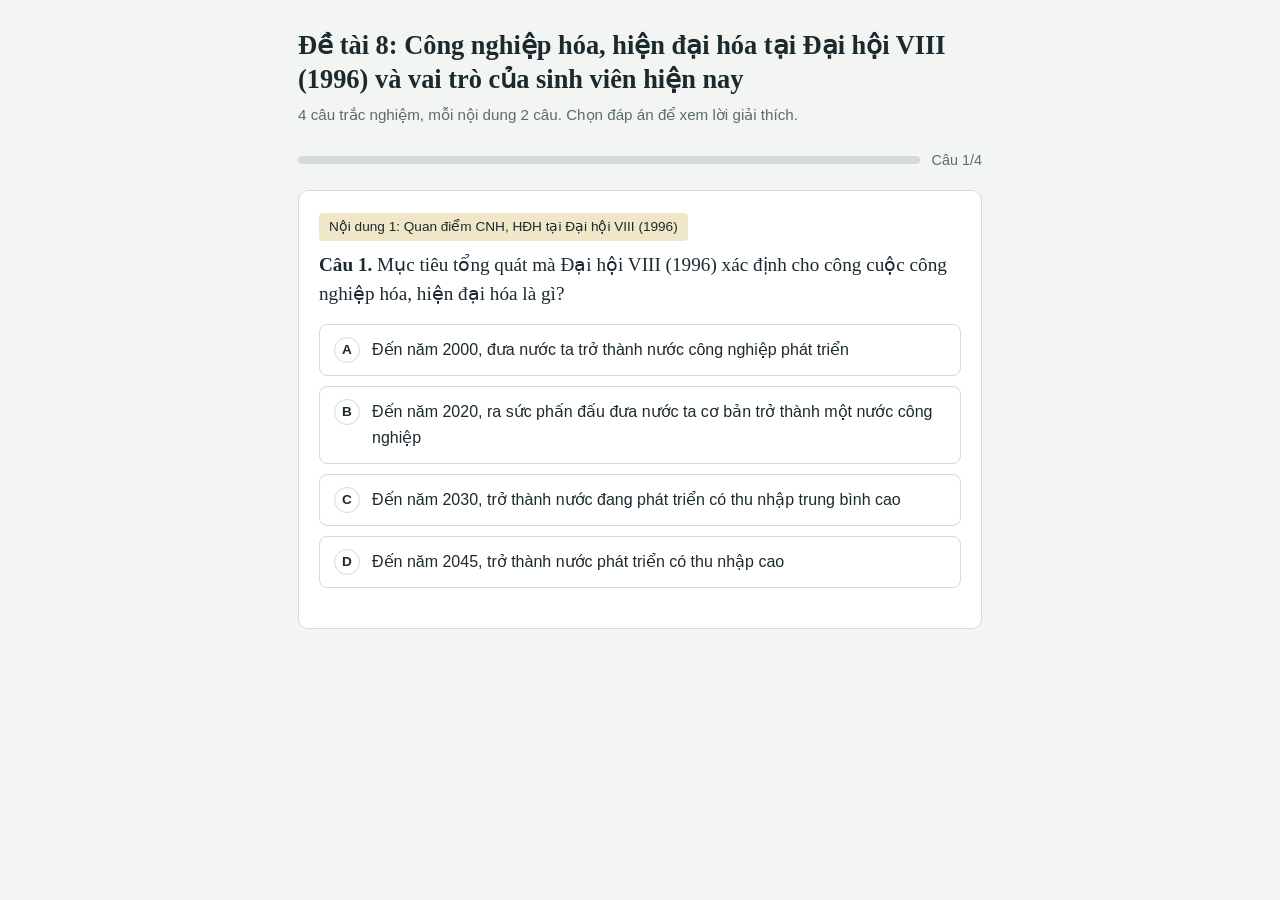
<file: index.html>
<!DOCTYPE html>
<html lang="vi">
<head>
<meta charset="utf-8">
<meta name="viewport" content="width=device-width, initial-scale=1, viewport-fit=cover">
<title>Trắc nghiệm: CNH, HĐH tại Đại hội VIII và vai trò sinh viên</title>
<style>
:root{
  --bg:#f3f5f2;--card:#ffffff;--ink:#1b2a2f;--muted:#5b6b70;--line:#d5dcd8;
  --accent:#1f5f5b;--accent-ink:#ffffff;--ok:#1d7a46;--ok-bg:#e3f3ea;--bad:#b3261e;--bad-bg:#fbe8e6;--hl:#f0e7c8;
  box-sizing:border-box;padding-top:env(safe-area-inset-top,0px);padding-bottom:env(safe-area-inset-bottom,0px);
}
:root:not([data-theme="light"]){}
@media (prefers-color-scheme:dark){
  :root:not([data-theme="light"]){--bg:#121a1b;--card:#1b2628;--ink:#e6eeec;--muted:#9bacaa;--line:#304043;--accent:#6fc3bb;--accent-ink:#0f1b1c;--ok:#6fd49a;--ok-bg:#183626;--bad:#ff8f86;--bad-bg:#3d1f1d;--hl:#3a3520}
}
:root[data-theme="dark"]{--bg:#121a1b;--card:#1b2628;--ink:#e6eeec;--muted:#9bacaa;--line:#304043;--accent:#6fc3bb;--accent-ink:#0f1b1c;--ok:#6fd49a;--ok-bg:#183626;--bad:#ff8f86;--bad-bg:#3d1f1d;--hl:#3a3520}
html{scroll-padding-top:env(safe-area-inset-top,0px)}
*{box-sizing:border-box}
body{margin:0;background:var(--bg);color:var(--ink);font-family:"Be Vietnam Pro","Segoe UI",Roboto,Arial,sans-serif;line-height:1.6}
main{max-width:720px;margin:0 auto;padding:28px 18px 56px}
header h1{font-family:"Source Serif 4",Georgia,"Times New Roman",serif;font-size:1.65rem;line-height:1.3;margin:0 0 6px}
header p{margin:0;color:var(--muted);font-size:.95rem}
.bar{display:flex;align-items:center;gap:12px;margin:22px 0 18px}
.track{flex:1;height:8px;background:var(--line);border-radius:4px;overflow:hidden}
.fill{height:100%;width:0;background:var(--accent);transition:width .3s}
.count{font-size:.9rem;color:var(--muted);white-space:nowrap}
.topic{display:inline-block;background:var(--hl);color:var(--ink);font-size:.85rem;padding:3px 10px;border-radius:4px;margin-bottom:10px}
.card{background:var(--card);border:1px solid var(--line);border-radius:10px;padding:22px 20px}
.q{font-family:"Source Serif 4",Georgia,serif;font-size:1.2rem;line-height:1.5;margin:0 0 16px}
.opts{display:grid;gap:10px}
.opt{display:flex;gap:12px;align-items:flex-start;text-align:left;width:100%;font:inherit;color:inherit;background:var(--card);border:1.5px solid var(--line);border-radius:8px;padding:12px 14px;cursor:pointer}
.opt:hover:not(:disabled){border-color:var(--accent)}
.opt:focus-visible,.btn:focus-visible{outline:3px solid var(--accent);outline-offset:2px}
.opt .k{flex:none;width:26px;height:26px;border-radius:50%;border:1.5px solid var(--line);display:grid;place-items:center;font-weight:600;font-size:.85rem}
.opt:disabled{cursor:default}
.opt.right{border-color:var(--ok);background:var(--ok-bg)}
.opt.right .k{background:var(--ok);border-color:var(--ok);color:var(--card)}
.opt.wrong{border-color:var(--bad);background:var(--bad-bg)}
.opt.wrong .k{background:var(--bad);border-color:var(--bad);color:var(--card)}
.exp{margin-top:16px;padding:14px 16px;border-left:4px solid var(--accent);background:var(--bg);border-radius:0 8px 8px 0;font-size:.95rem}
.exp strong.v{display:block;margin-bottom:4px}
.exp.good strong.v{color:var(--ok)}.exp.bad strong.v{color:var(--bad)}
.actions{display:flex;justify-content:flex-end;margin-top:18px}
.btn{font:inherit;font-weight:600;background:var(--accent);color:var(--accent-ink);border:0;border-radius:8px;padding:10px 22px;cursor:pointer}
.btn.ghost{background:transparent;color:var(--accent);border:1.5px solid var(--accent)}
.result{text-align:center}
.score{font-family:"Source Serif 4",Georgia,serif;font-size:3rem;margin:6px 0}
.review{list-style:none;padding:0;margin:18px 0;text-align:left}
.review li{padding:8px 0;border-top:1px solid var(--line);font-size:.93rem}
.review .ok{color:var(--ok)}.review .no{color:var(--bad)}
.hidden{display:none}
@media (prefers-reduced-motion:reduce){.fill{transition:none}}
</style>
</head>
<body>
<main>
  <header>
    <h1>Đề tài 8: Công nghiệp hóa, hiện đại hóa tại Đại hội VIII (1996) và vai trò của sinh viên hiện nay</h1>
    <p>4 câu trắc nghiệm, mỗi nội dung 2 câu. Chọn đáp án để xem lời giải thích.</p>
  </header>

  <div class="bar">
    <div class="track"><div class="fill" id="fill"></div></div>
    <div class="count" id="count"></div>
  </div>

  <section id="quiz" class="card" aria-live="polite"></section>
  <section id="result" class="card result hidden"></section>
</main>

<script>
var QUESTIONS = [
  {topic:"Nội dung 1: Quan điểm CNH, HĐH tại Đại hội VIII (1996)",
   q:"Mục tiêu tổng quát mà Đại hội VIII (1996) xác định cho công cuộc công nghiệp hóa, hiện đại hóa là gì?",
   o:["Đến năm 2000, đưa nước ta trở thành nước công nghiệp phát triển",
      "Đến năm 2020, ra sức phấn đấu đưa nước ta cơ bản trở thành một nước công nghiệp",
      "Đến năm 2030, trở thành nước đang phát triển có thu nhập trung bình cao",
      "Đến năm 2045, trở thành nước phát triển có thu nhập cao"],
   a:1,
   e:"Đại hội VIII (28/6 - 1/7/1996) khẳng định các tiền đề cho công nghiệp hóa về cơ bản đã được chuẩn bị, từ đó đặt mục tiêu đến năm 2020 cơ bản trở thành một nước công nghiệp. Hai mốc 2030 và 2045 (đáp án C, D) là mục tiêu của Nghị quyết 29-NQ/TW (2022). Mốc 2000 (đáp án A) chỉ là thời điểm kết thúc kế hoạch 5 năm 1996-2000."},
  {topic:"Nội dung 1: Quan điểm CNH, HĐH tại Đại hội VIII (1996)",
   q:"Theo quan điểm của Đại hội VIII, yếu tố nào được lấy làm yếu tố cơ bản cho sự phát triển nhanh và bền vững?",
   o:["Vốn đầu tư nước ngoài","Khoa học và công nghệ","Phát huy nguồn lực con người","Tài nguyên thiên nhiên"],
   a:2,
   e:"Quan điểm thứ ba của Đại hội VIII là lấy việc phát huy nguồn lực con người làm yếu tố cơ bản cho sự phát triển nhanh và bền vững. Con người vừa là chủ thể sáng tạo ra của cải vật chất, vừa là mục tiêu thụ hưởng thành quả phát triển. Khoa học và công nghệ (đáp án B) được xác định là động lực (quan điểm thứ tư), không phải yếu tố cơ bản. Vốn nước ngoài (đáp án A) là ngoại lực, chỉ hỗ trợ nội lực."},
  {topic:"Nội dung 2: Vai trò của sinh viên hiện nay",
   q:"Theo Nghị quyết số 29-NQ/TW (17/11/2022), mục tiêu tổng quát đến năm 2030 của Việt Nam là gì?",
   o:["Trở thành nước phát triển, thu nhập cao, thuộc nhóm các nước công nghiệp hàng đầu châu Á",
      "Cơ bản trở thành nước công nghiệp theo hướng hiện đại, hoàn thành chuyển đổi số quốc gia",
      "Cơ bản đạt các tiêu chí của nước công nghiệp, là nước đang phát triển, có công nghiệp hiện đại, thu nhập trung bình cao",
      "Trở thành nước có nền kinh tế tri thức hoàn chỉnh, thu nhập trung bình thấp"],
   a:2,
   e:"Theo Nghị quyết 29-NQ/TW, đến năm 2030 Việt Nam cơ bản đạt các tiêu chí của nước công nghiệp, là nước đang phát triển, có công nghiệp hiện đại, thu nhập trung bình cao. Đáp án A là tầm nhìn đến năm 2045, không phải 2030. Đáp án B và D diễn đạt không đúng nội dung nghị quyết."},
  {topic:"Nội dung 2: Vai trò của sinh viên hiện nay",
   q:"Phong trào thi đua \"Sinh viên 5 tốt\" không bao gồm tiêu chí nào sau đây?",
   o:["Đạo đức tốt","Thể lực tốt","Hội nhập tốt","Kỷ luật tốt"],
   a:3,
   e:"Năm tiêu chí của \"Sinh viên 5 tốt\" là: đạo đức tốt, học tập tốt, thể lực tốt, tình nguyện tốt và hội nhập tốt. \"Kỷ luật tốt\" không nằm trong năm tiêu chí này. Dù tác phong công nghiệp và tính kỷ luật là kỹ năng sinh viên cần rèn luyện, đây không phải một trong 5 tiêu chí của phong trào."}
];
var L = ["A","B","C","D"];
var cur = 0, answers = [];
var quiz = document.getElementById("quiz"), result = document.getElementById("result");
var fill = document.getElementById("fill"), count = document.getElementById("count");

function esc(s){var d=document.createElement("div");d.textContent=s;return d.innerHTML;}

function render(){
  var Q = QUESTIONS[cur];
  count.textContent = "Câu " + (cur+1) + "/" + QUESTIONS.length;
  fill.style.width = (cur/QUESTIONS.length*100) + "%";
  var h = '<span class="topic">' + esc(Q.topic) + '</span>';
  h += '<p class="q"><strong>Câu ' + (cur+1) + '.</strong> ' + esc(Q.q) + '</p><div class="opts">';
  Q.o.forEach(function(t,i){
    h += '<button class="opt" data-i="'+i+'"><span class="k">'+L[i]+'</span><span>'+esc(t)+'</span></button>';
  });
  h += '</div><div id="fb"></div><div class="actions"></div>';
  quiz.innerHTML = h;
  quiz.querySelectorAll(".opt").forEach(function(b){
    b.addEventListener("click", function(){ pick(parseInt(b.getAttribute("data-i"),10)); });
  });
}

function pick(i){
  var Q = QUESTIONS[cur], ok = i === Q.a;
  answers[cur] = i;
  quiz.querySelectorAll(".opt").forEach(function(b,j){
    b.disabled = true;
    if(j === Q.a) b.classList.add("right");
    else if(j === i) b.classList.add("wrong");
  });
  document.getElementById("fb").innerHTML =
    '<div class="exp ' + (ok?'good':'bad') + '"><strong class="v">' +
    (ok ? 'Chính xác.' : 'Chưa đúng. Đáp án đúng: ' + L[Q.a] + '.') +
    '</strong>' + esc(Q.e) + '</div>';
  var last = cur === QUESTIONS.length-1;
  var a = quiz.querySelector(".actions");
  a.innerHTML = '<button class="btn" id="next">' + (last ? 'Xem kết quả' : 'Câu tiếp theo') + '</button>';
  var n = document.getElementById("next");
  n.addEventListener("click", function(){ last ? finish() : (cur++, render()); });
  n.focus();
}

function finish(){
  var s = 0;
  QUESTIONS.forEach(function(Q,i){ if(answers[i] === Q.a) s++; });
  fill.style.width = "100%";
  count.textContent = "Hoàn thành";
  quiz.classList.add("hidden");
  result.classList.remove("hidden");
  var h = '<p style="margin:0;color:var(--muted)">Kết quả của bạn</p><div class="score">' + s + '/' + QUESTIONS.length + '</div>';
  h += '<ul class="review">';
  QUESTIONS.forEach(function(Q,i){
    var ok = answers[i] === Q.a;
    h += '<li><span class="' + (ok?'ok':'no') + '">' + (ok?'Đúng':'Sai') + '</span> - Câu ' + (i+1) +
         ': đáp án ' + L[Q.a] + (ok ? '' : ' (bạn chọn ' + L[answers[i]] + ')') + '</li>';
  });
  h += '</ul><button class="btn ghost" id="again">Làm lại</button>';
  result.innerHTML = h;
  document.getElementById("again").addEventListener("click", function(){
    cur = 0; answers = [];
    result.classList.add("hidden"); quiz.classList.remove("hidden"); render();
  });
}
render();
</script>
</body>
</html>
</file>
